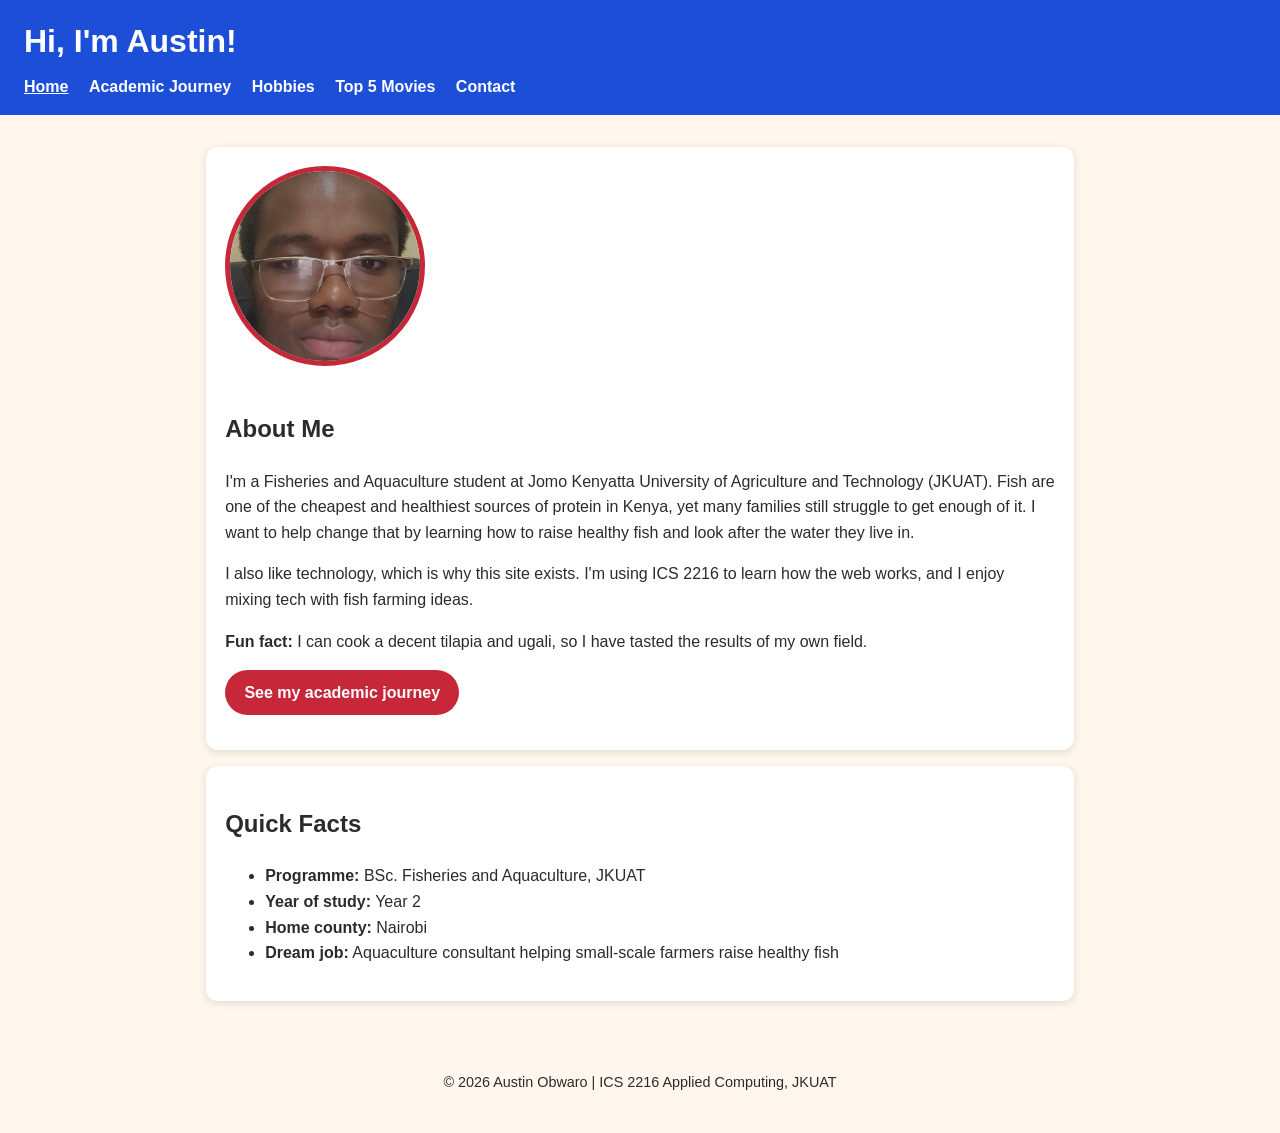
<file: index.html>
<!DOCTYPE html>
<html lang="en">
<head>
<meta charset="utf-8">
<meta name="viewport" content="width=device-width, initial-scale=1">
<meta name="description" content="Austin Obwaro: BSc. Fisheries and Aquaculture student at JKUAT. Personal portfolio.">
<title>Home | Austin Obwaro</title>
<link rel="icon" href="images/favicon.png">
<link rel="stylesheet" href="style.css">
</head>
<body>
<header>
  <h1>Hi, I'm Austin!</h1>
  <nav aria-label="Main navigation">
    <a href="index.html" class="active" aria-current="page">Home</a>
    <a href="academic.html">Academic Journey</a>
    <a href="hobbies.html">Hobbies</a>
    <a href="movies.html">Top 5 Movies</a>
    <a href="contact.html">Contact</a>
  </nav>
</header>
<main>
<section class="card hero">
  <img src="images/my-photo.jpg" alt="Photo of Austin Obwaro wearing glasses and a patterned shirt" class="profile-pic">
  <div>
    <h2>About Me</h2>
    <p>I'm a Fisheries and Aquaculture student at Jomo Kenyatta University of Agriculture and Technology (JKUAT). Fish are one of the cheapest and healthiest sources of protein in Kenya, yet many families still struggle to get enough of it. I want to help change that by learning how to raise healthy fish and look after the water they live in.</p>
    <p>I also like technology, which is why this site exists. I'm using ICS 2216 to learn how the web works, and I enjoy mixing tech with fish farming ideas.</p>
    <p><strong>Fun fact:</strong> I can cook a decent tilapia and ugali, so I have tasted the results of my own field.</p>
    <p><a class="btn" href="academic.html">See my academic journey</a></p>
  </div>
</section>
<section class="card">
  <h2>Quick Facts</h2>
  <ul>
    <li><strong>Programme:</strong> BSc. Fisheries and Aquaculture, JKUAT</li>
    <li><strong>Year of study:</strong> Year 2</li>
    <li><strong>Home county:</strong> Nairobi</li>
    <li><strong>Dream job:</strong> Aquaculture consultant helping small-scale farmers raise healthy fish</li>
  </ul>
</section>
</main>
<footer>
  <p>&copy; 2026 Austin Obwaro | ICS 2216 Applied Computing, JKUAT</p>
</footer>
</body>
</html>
</file>
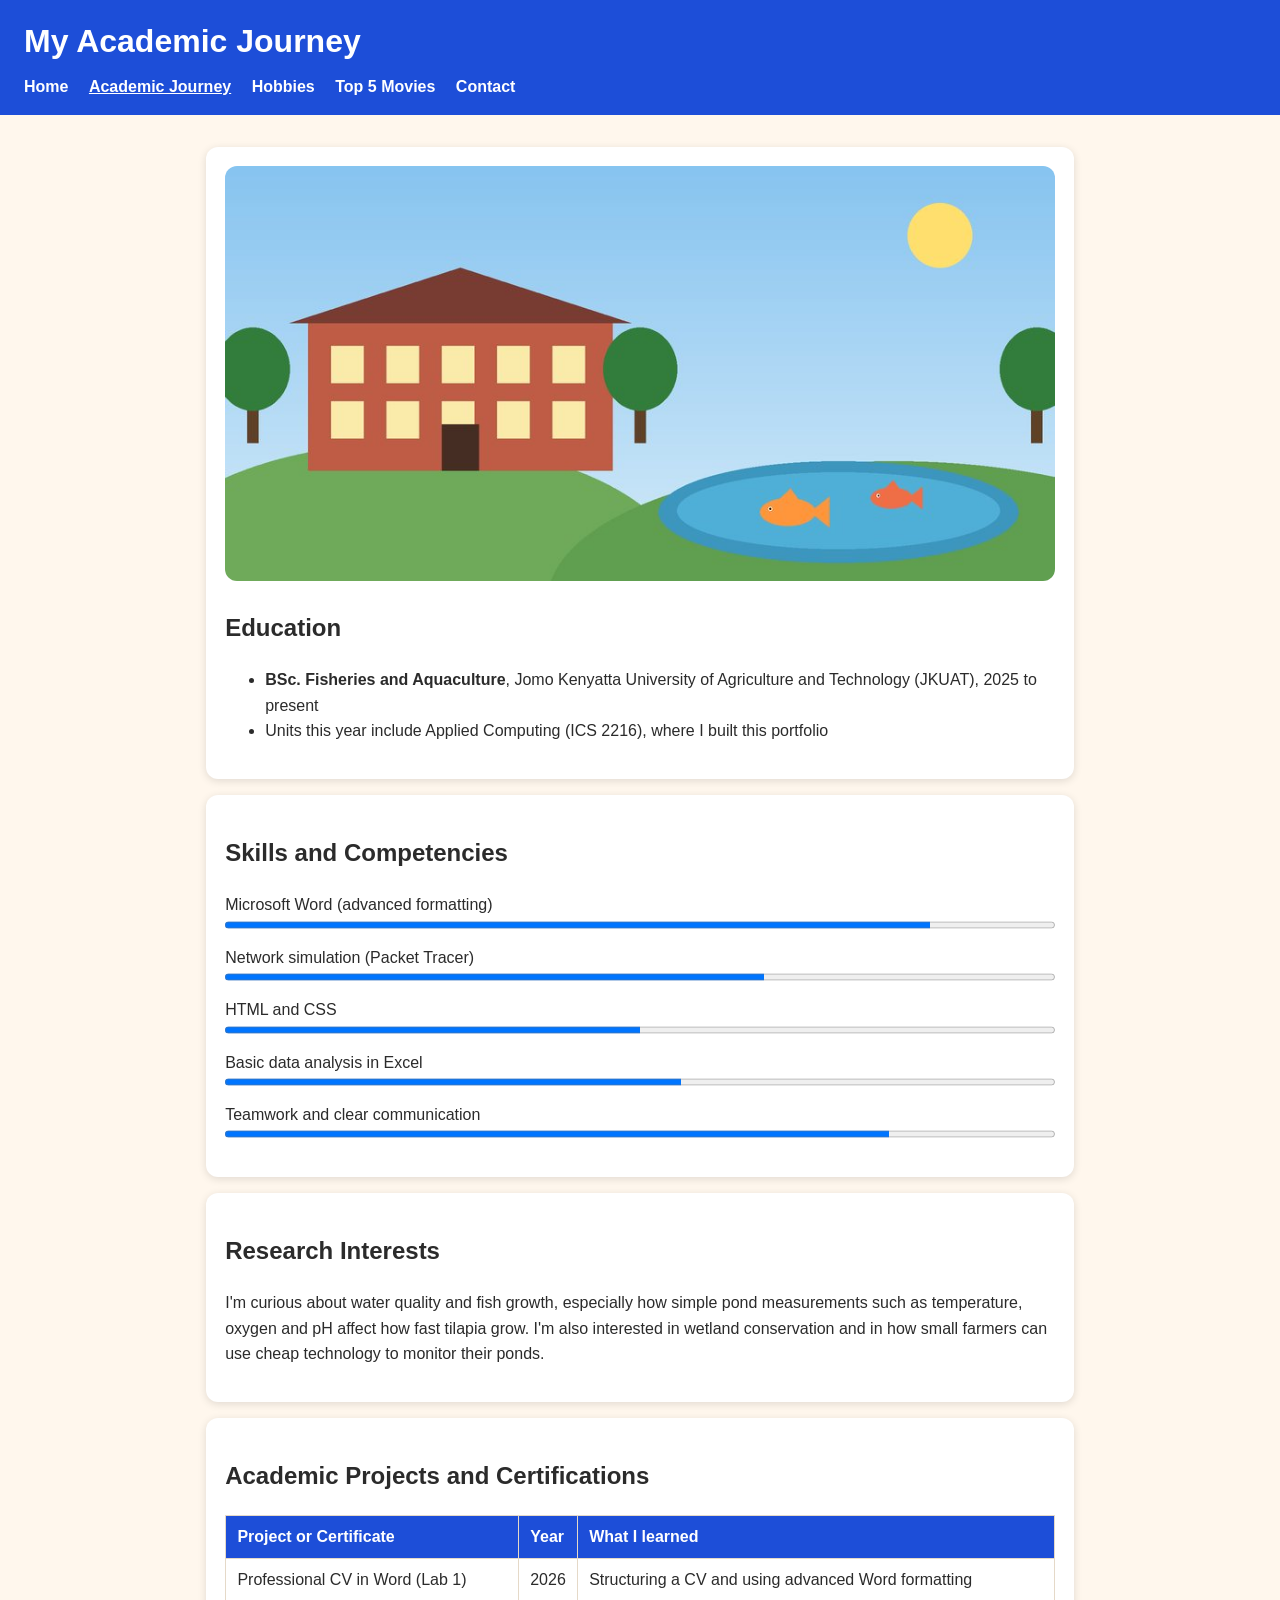
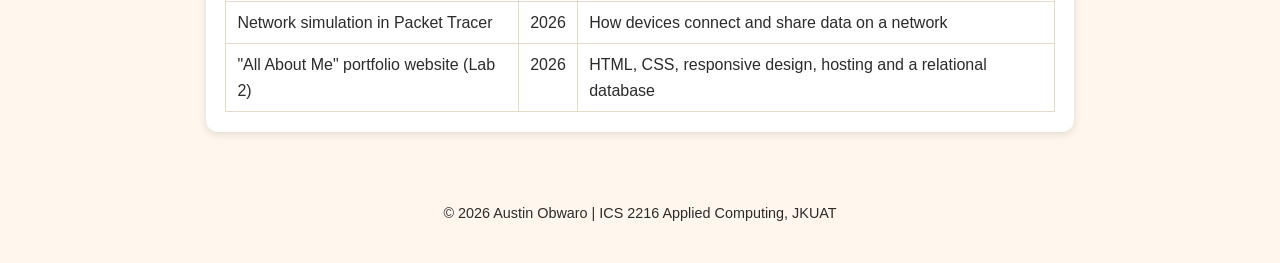
<file: academic.html>
<!DOCTYPE html>
<html lang="en">
<head>
<meta charset="utf-8">
<meta name="viewport" content="width=device-width, initial-scale=1">
<meta name="description" content="Austin Obwaro: BSc. Fisheries and Aquaculture student at JKUAT. Personal portfolio.">
<title>Academic Journey | Austin Obwaro</title>
<link rel="icon" href="images/favicon.png">
<link rel="stylesheet" href="style.css">
</head>
<body>
<header>
  <h1>My Academic Journey</h1>
  <nav aria-label="Main navigation">
    <a href="index.html">Home</a>
    <a href="academic.html" class="active" aria-current="page">Academic Journey</a>
    <a href="hobbies.html">Hobbies</a>
    <a href="movies.html">Top 5 Movies</a>
    <a href="contact.html">Contact</a>
  </nav>
</header>
<main>
<section class="card">
  <img src="images/campus.jpg" alt="Illustration of a campus building beside a small fish pond">
  <h2>Education</h2>
  <ul>
    <li><strong>BSc. Fisheries and Aquaculture</strong>, Jomo Kenyatta University of Agriculture and Technology (JKUAT), 2025 to present</li>
    <li>Units this year include Applied Computing (ICS 2216), where I built this portfolio</li>
  </ul>
</section>
<section class="card">
  <h2>Skills and Competencies</h2>
  <ul class="skills">
    <li>Microsoft Word (advanced formatting) <progress value="85" max="100" aria-label="Microsoft Word 85 percent">85%</progress></li>
    <li>Network simulation (Packet Tracer) <progress value="65" max="100" aria-label="Packet Tracer 65 percent">65%</progress></li>
    <li>HTML and CSS <progress value="50" max="100" aria-label="HTML and CSS 50 percent">50%</progress></li>
    <li>Basic data analysis in Excel <progress value="55" max="100" aria-label="R data analysis 55 percent">55%</progress></li>
    <li>Teamwork and clear communication <progress value="80" max="100" aria-label="Teamwork 80 percent">80%</progress></li>
  </ul>
</section>
<section class="card">
  <h2>Research Interests</h2>
  <p>I'm curious about water quality and fish growth, especially how simple pond measurements such as temperature, oxygen and pH affect how fast tilapia grow. I'm also interested in wetland conservation and in how small farmers can use cheap technology to monitor their ponds.</p>
</section>
<section class="card">
  <h2>Academic Projects and Certifications</h2>
  <div class="table-wrap">
  <table>
    <caption class="sr-only">Projects and what I learned from each</caption>
    <tr><th scope="col">Project or Certificate</th><th scope="col">Year</th><th scope="col">What I learned</th></tr>
    <tr><td>Professional CV in Word (Lab 1)</td><td>2026</td><td>Structuring a CV and using advanced Word formatting</td></tr>
    <tr><td>Network simulation in Packet Tracer</td><td>2026</td><td>How devices connect and share data on a network</td></tr>
    <tr><td>"All About Me" portfolio website (Lab 2)</td><td>2026</td><td>HTML, CSS, responsive design, hosting and a relational database</td></tr>
  </table>
  </div>
</section>
</main>
<footer>
  <p>&copy; 2026 Austin Obwaro | ICS 2216 Applied Computing, JKUAT</p>
</footer>
</body>
</html>
</file>
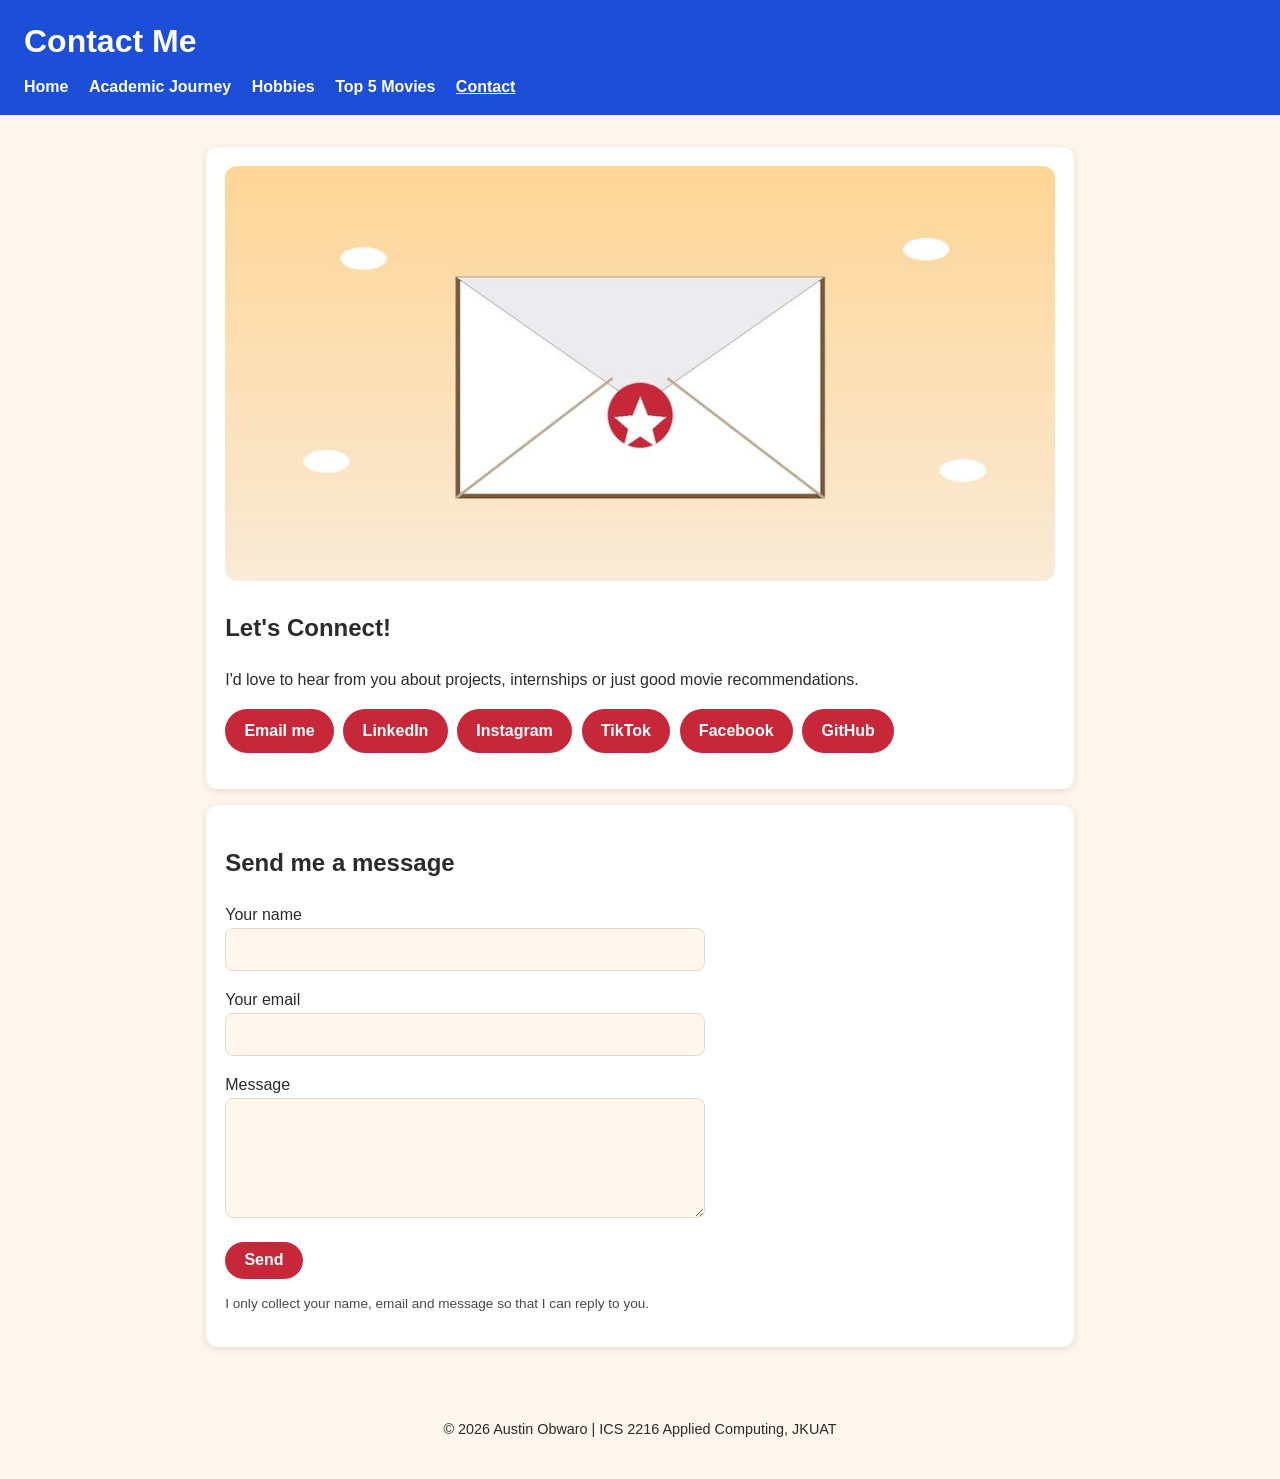
<file: contact.html>
<!DOCTYPE html>
<html lang="en">
<head>
<meta charset="utf-8">
<meta name="viewport" content="width=device-width, initial-scale=1">
<meta name="description" content="Austin Obwaro: BSc. Fisheries and Aquaculture student at JKUAT. Personal portfolio.">
<title>Contact | Austin Obwaro</title>
<link rel="icon" href="images/favicon.png">
<link rel="stylesheet" href="style.css">
</head>
<body>
<header>
  <h1>Contact Me</h1>
  <nav aria-label="Main navigation">
    <a href="index.html">Home</a>
    <a href="academic.html">Academic Journey</a>
    <a href="hobbies.html">Hobbies</a>
    <a href="movies.html">Top 5 Movies</a>
    <a href="contact.html" class="active" aria-current="page">Contact</a>
  </nav>
</header>
<main>
<section class="card">
  <img src="images/contact.jpg" alt="Illustration of an envelope with a red star seal">
  <h2>Let's Connect!</h2>
  <p>I'd love to hear from you about projects, internships or just good movie recommendations.</p>
  <ul class="links">
    <li><a class="btn" href="mailto:austin.obwaro@students.jkuat.ac.ke">Email me</a></li>
    <li><a class="btn" href="https://www.linkedin.com/in/austin-obwaro" target="_blank" rel="noopener">LinkedIn</a></li>
    <li><a class="btn" href="https://www.instagram.com/austinobwaro" target="_blank" rel="noopener">Instagram</a></li>
    <li><a class="btn" href="https://www.tiktok.com/@austinobwaro" target="_blank" rel="noopener">TikTok</a></li>
    <li><a class="btn" href="https://www.facebook.com/austin.obwaro" target="_blank" rel="noopener">Facebook</a></li>
    <li><a class="btn" href="https://github.com/obwaroa" target="_blank" rel="noopener">GitHub</a></li>
  </ul>
</section>
<section class="card">
  <h2>Send me a message</h2>
  <form action="#" method="post">
    <p><label for="name">Your name</label><br>
    <input type="text" id="name" name="sender_name" required></p>
    <p><label for="email">Your email</label><br>
    <input type="email" id="email" name="sender_email" required></p>
    <p><label for="msg">Message</label><br>
    <textarea id="msg" name="message" rows="4" required></textarea></p>
    <button class="btn" type="submit">Send</button>
  </form>
  <p class="small">I only collect your name, email and message so that I can reply to you.</p>
</section>
</main>
<footer>
  <p>&copy; 2026 Austin Obwaro | ICS 2216 Applied Computing, JKUAT</p>
</footer>
</body>
</html>
</file>
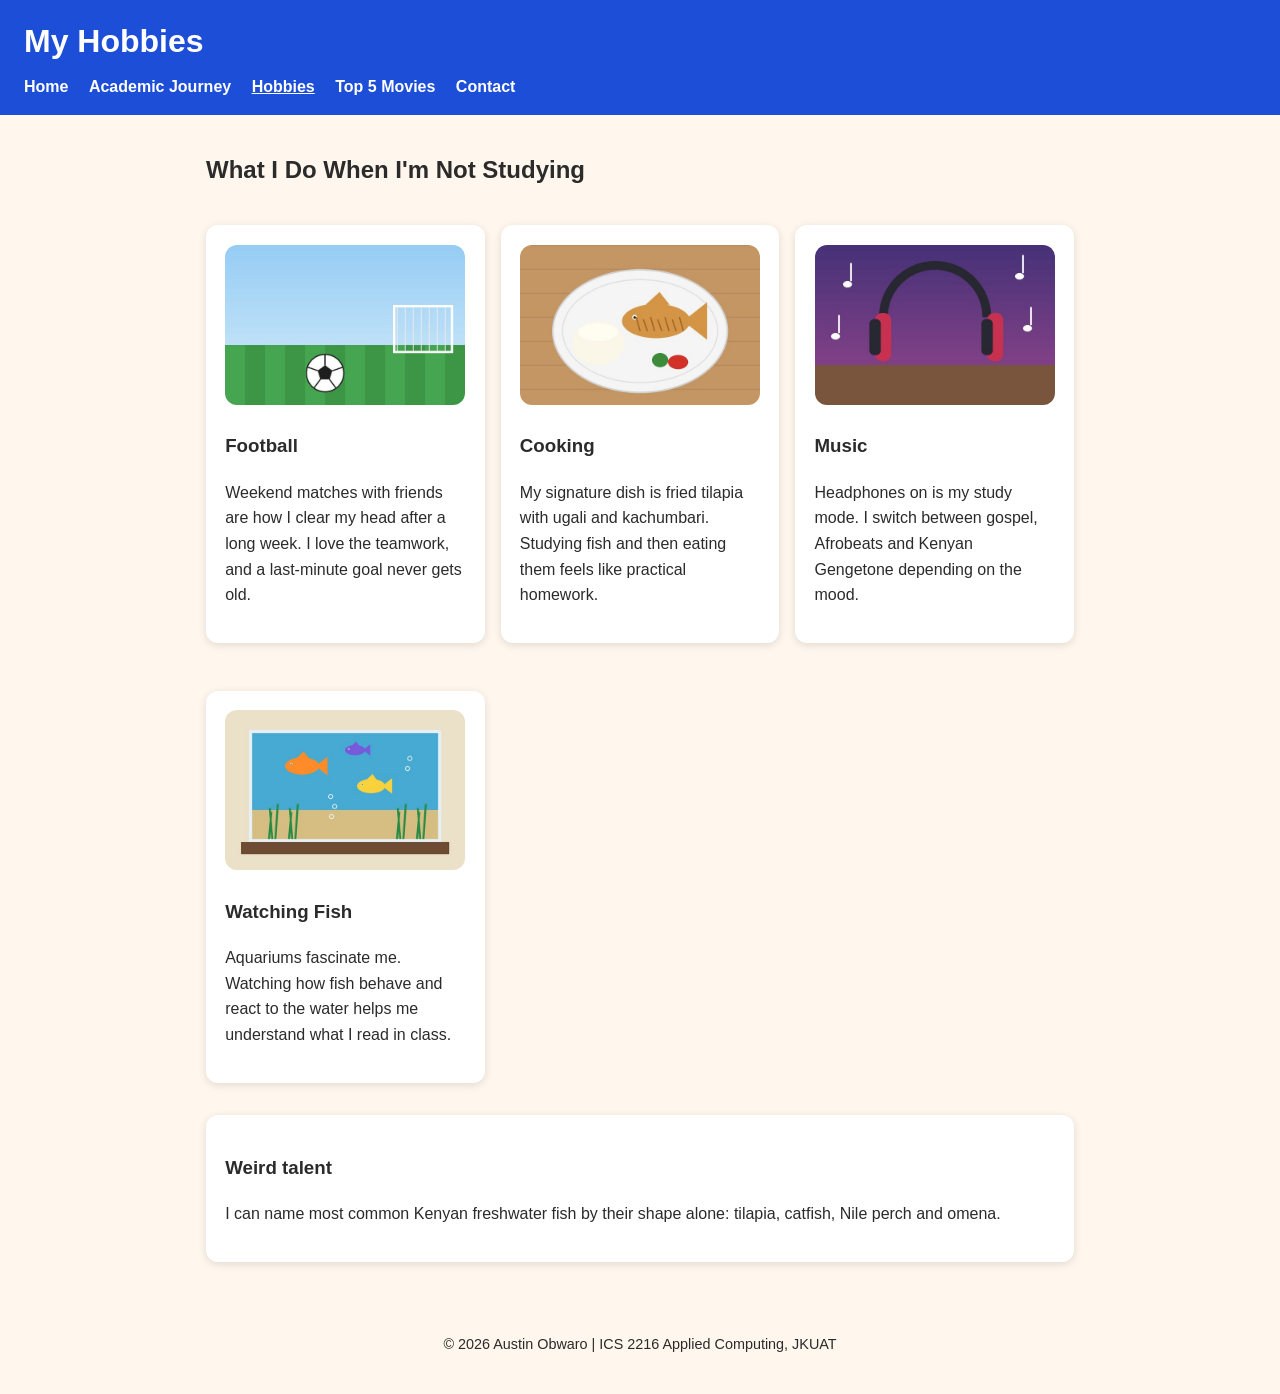
<file: hobbies.html>
<!DOCTYPE html>
<html lang="en">
<head>
<meta charset="utf-8">
<meta name="viewport" content="width=device-width, initial-scale=1">
<meta name="description" content="Austin Obwaro: BSc. Fisheries and Aquaculture student at JKUAT. Personal portfolio.">
<title>Hobbies | Austin Obwaro</title>
<link rel="icon" href="images/favicon.png">
<link rel="stylesheet" href="style.css">
</head>
<body>
<header>
  <h1>My Hobbies</h1>
  <nav aria-label="Main navigation">
    <a href="index.html">Home</a>
    <a href="academic.html">Academic Journey</a>
    <a href="hobbies.html" class="active" aria-current="page">Hobbies</a>
    <a href="movies.html">Top 5 Movies</a>
    <a href="contact.html">Contact</a>
  </nav>
</header>
<main>
<h2>What I Do When I'm Not Studying</h2>
<div class="grid">
  <article class="card">
    <img src="images/hobby-football.jpg" alt="Illustration of a football on a pitch next to a goal">
    <h3>Football</h3>
    <p>Weekend matches with friends are how I clear my head after a long week. I love the teamwork, and a last-minute goal never gets old.</p>
  </article>
  <article class="card">
    <img src="images/hobby-cooking.jpg" alt="Illustration of a plate with fried tilapia and ugali">
    <h3>Cooking</h3>
    <p>My signature dish is fried tilapia with ugali and kachumbari. Studying fish and then eating them feels like practical homework.</p>
  </article>
  <article class="card">
    <img src="images/hobby-music.jpg" alt="Illustration of headphones with music notes">
    <h3>Music</h3>
    <p>Headphones on is my study mode. I switch between gospel, Afrobeats and Kenyan Gengetone depending on the mood.</p>
  </article>
  <article class="card">
    <img src="images/hobby-fishkeeping.jpg" alt="Illustration of an aquarium with colourful fish and plants">
    <h3>Watching Fish</h3>
    <p>Aquariums fascinate me. Watching how fish behave and react to the water helps me understand what I read in class.</p>
  </article>
</div>
<section class="card">
  <h3>Weird talent</h3>
  <p>I can name most common Kenyan freshwater fish by their shape alone: tilapia, catfish, Nile perch and omena.</p>
</section>
</main>
<footer>
  <p>&copy; 2026 Austin Obwaro | ICS 2216 Applied Computing, JKUAT</p>
</footer>
</body>
</html>
</file>
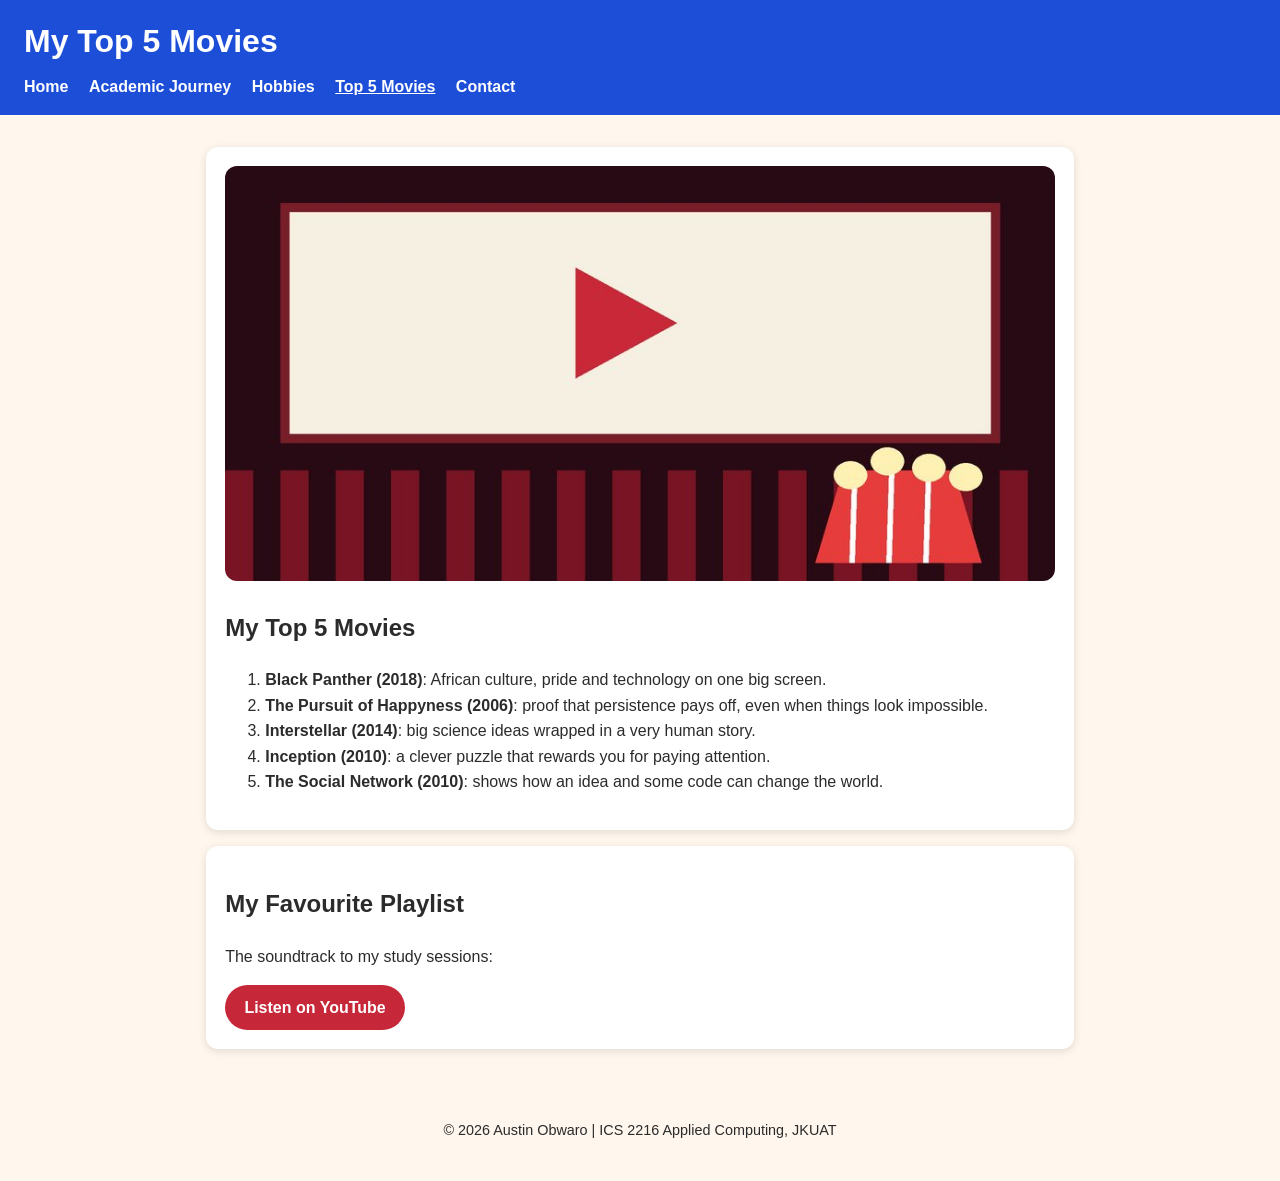
<file: movies.html>
<!DOCTYPE html>
<html lang="en">
<head>
<meta charset="utf-8">
<meta name="viewport" content="width=device-width, initial-scale=1">
<meta name="description" content="Austin Obwaro: BSc. Fisheries and Aquaculture student at JKUAT. Personal portfolio.">
<title>Top 5 Movies | Austin Obwaro</title>
<link rel="icon" href="images/favicon.png">
<link rel="stylesheet" href="style.css">
</head>
<body>
<header>
  <h1>My Top 5 Movies</h1>
  <nav aria-label="Main navigation">
    <a href="index.html">Home</a>
    <a href="academic.html">Academic Journey</a>
    <a href="hobbies.html">Hobbies</a>
    <a href="movies.html" class="active" aria-current="page">Top 5 Movies</a>
    <a href="contact.html">Contact</a>
  </nav>
</header>
<main>
<section class="card">
  <img src="images/movies.jpg" alt="Illustration of a cinema screen with a play button and a bucket of popcorn">
  <h2>My Top 5 Movies</h2>
  <ol>
    <li><strong>Black Panther (2018)</strong>: African culture, pride and technology on one big screen.</li>
    <li><strong>The Pursuit of Happyness (2006)</strong>: proof that persistence pays off, even when things look impossible.</li>
    <li><strong>Interstellar (2014)</strong>: big science ideas wrapped in a very human story.</li>
    <li><strong>Inception (2010)</strong>: a clever puzzle that rewards you for paying attention.</li>
    <li><strong>The Social Network (2010)</strong>: shows how an idea and some code can change the world.</li>
  </ol>
</section>
<section class="card">
  <h2>My Favourite Playlist</h2>
  <p>The soundtrack to my study sessions:</p>
  <a class="btn" href="https://www.youtube.com/results?search_query=african+study+music+playlist" target="_blank" rel="noopener">Listen on YouTube</a>
</section>
</main>
<footer>
  <p>&copy; 2026 Austin Obwaro | ICS 2216 Applied Computing, JKUAT</p>
</footer>
</body>
</html>
</file>
<file: style.css>
/* Colour tokens: change these to restyle the whole site */
:root {
  --bg: #fff7ed;
  --ink: #2b2b2b;
  --brand: #c62839;   /* darkened for 4.5:1 contrast with white text */
  --brand2: #1d4ed8;
  --card: #ffffff;
  --line: #e5d9c8;
}
@media (prefers-color-scheme: dark) {
  :root { --bg:#12151c; --ink:#eceff4; --brand:#e0505f; --brand2:#1e3a8a; --card:#1d222d; --line:#333b4b; }
}
* { box-sizing: border-box; }
body {
  margin: 0;
  font-family: "Segoe UI", Arial, sans-serif;
  background: var(--bg);
  color: var(--ink);
  line-height: 1.6;
}
header { background: var(--brand2); color: #fff; padding: 1rem 1.5rem; }
header h1 { margin: 0 0 .4rem; }
nav a { color: #fff; margin-right: 1rem; text-decoration: none; font-weight: 700; display: inline-block; }
nav a:hover, nav a.active { text-decoration: underline; }
a:focus-visible, button:focus-visible, input:focus-visible, textarea:focus-visible { outline: 3px solid #f59e0b; outline-offset: 2px; }
main { max-width: 900px; margin: auto; padding: 1rem; }
img { max-width: 100%; height: auto; border-radius: 12px; }
.card {
  background: var(--card);
  padding: 1.2rem;
  border-radius: 12px;
  box-shadow: 0 2px 8px rgba(0,0,0,.12);
  margin: 1rem 0;
}
.hero { display: flex; gap: 1.5rem; align-items: center; flex-wrap: wrap; }
.profile-pic { width: 200px; height: 200px; object-fit: cover; border-radius: 50%; border: 5px solid var(--brand); }
.grid { display: grid; grid-template-columns: repeat(auto-fit, minmax(220px, 1fr)); gap: 1rem; }
.card:hover { transform: translateY(-4px); transition: .2s; }
.btn { display: inline-block; background: var(--brand); color: #fff; padding: .6rem 1.2rem; border-radius: 999px; text-decoration: none; font-weight: 700; border: 0; font-size: 1rem; cursor: pointer; }
.btn:hover { filter: brightness(1.1); }
.links { list-style: none; padding: 0; display: flex; flex-wrap: wrap; gap: .6rem; }
.table-wrap { overflow-x: auto; }
table { border-collapse: collapse; width: 100%; }
th, td { border: 1px solid var(--line); padding: .5rem .7rem; text-align: left; vertical-align: top; }
th { background: var(--brand2); color: #fff; }
.skills { list-style: none; padding: 0; }
.skills li { margin-bottom: .8rem; }
progress { display: block; width: 100%; height: 14px; }
input[type=text], input[type=email], textarea { width: 100%; max-width: 480px; padding: .5rem; font: inherit; border: 1px solid var(--line); border-radius: 8px; background: var(--bg); color: var(--ink); }
.small { font-size: .85rem; opacity: .85; }
.sr-only { position: absolute; width: 1px; height: 1px; overflow: hidden; clip: rect(0 0 0 0); }
footer { text-align: center; padding: 1.5rem; font-size: .9rem; }
@media (max-width: 480px) { .profile-pic { width: 150px; height: 150px; } header { padding: 1rem; } }
</file>
